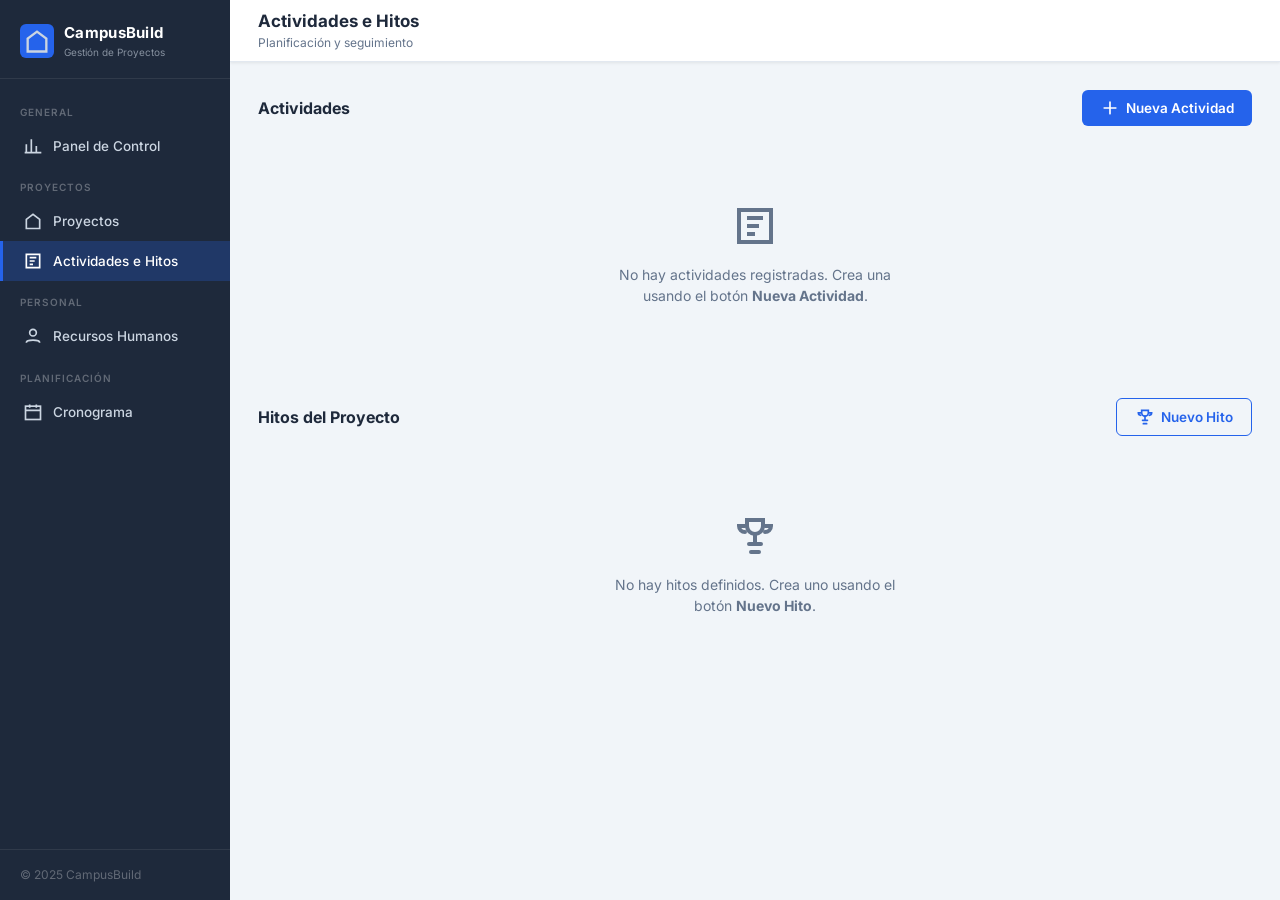
<file: campusbuild/html/activities.html>
<!DOCTYPE html>
<html lang="es">
<head>
  <meta charset="UTF-8">
  <meta name="viewport" content="width=device-width, initial-scale=1.0">
  <title>CampusBuild – Actividades e Hitos</title>
  <link rel="stylesheet" href="../css/styles.css">
</head>
<body>
  <div class="app-shell">
    <aside class="sidebar">
      <div class="sidebar-logo">
        <div class="logo-icon">
          <svg viewBox="0 0 24 24" class="icon-svg">
            <path d="M3 21h18M4 21V10l8-6 8 6v11" stroke="currentColor" fill="none" stroke-width="2"/>
          </svg>
        </div>
        <div>
          <span>CampusBuild</span>
          <small>Gestión de Proyectos</small>
        </div>
      </div>

      <nav class="sidebar-nav">
        <div class="nav-section-label">General</div>
        <a href="./index.html" class="nav-link">
          <svg viewBox="0 0 24 24" class="icon-svg">
            <path d="M4 20V10M10 20V4M16 20v-8M22 20H2" stroke="currentColor" fill="none" stroke-width="2"/>
          </svg>
          Panel de Control
        </a>

        <div class="nav-section-label">Proyectos</div>
        <a href="./projects.html" class="nav-link">
          <svg viewBox="0 0 24 24" class="icon-svg">
            <path d="M3 21h18M4 21V10l8-6 8 6v11" stroke="currentColor" fill="none" stroke-width="2"/>
          </svg>
          Proyectos
        </a>
        <a href="./activities.html" class="nav-link active">
          <svg viewBox="0 0 24 24" class="icon-svg">
            <path d="M4 4h16v16H4zM8 8h8M8 12h6M8 16h4" stroke="currentColor" fill="none" stroke-width="2"/>
          </svg>
          Actividades e Hitos
        </a>

        <div class="nav-section-label">Personal</div>
        <a href="./resources.html" class="nav-link">
          <svg viewBox="0 0 24 24" class="icon-svg">
            <circle cx="12" cy="8" r="4" stroke="currentColor" fill="none" stroke-width="2"/>
            <path d="M4 20c0-4 16-4 16 0" stroke="currentColor" fill="none" stroke-width="2"/>
          </svg>
          Recursos Humanos
        </a>

        <div class="nav-section-label">Planificación</div>
        <a href="./calendar.html" class="nav-link">
          <svg viewBox="0 0 24 24" class="icon-svg">
            <rect x="3" y="5" width="18" height="16" stroke="currentColor" fill="none" stroke-width="2"/>
            <path d="M3 10h18M8 3v4M16 3v4" stroke="currentColor" fill="none" stroke-width="2"/>
          </svg>
          Cronograma
        </a>
      </nav>

      <div class="sidebar-footer">&copy; 2025 CampusBuild</div>
    </aside>

    <div class="main-area">
      <header class="topbar">
        <div>
          <div class="topbar-title">Actividades e Hitos</div>
          <div class="topbar-subtitle">Planificación y seguimiento</div>
        </div>
      </header>

      <main class="page-content">
        <section>
          <div class="section-header">
            <h1 class="section-title">Actividades</h1>
            <button class="btn btn-primary" id="btn-new-activity">
              <svg viewBox="0 0 24 24" class="icon-svg" aria-hidden="true">
                <path d="M12 5v14M5 12h14" stroke="currentColor" fill="none" stroke-width="2" stroke-linecap="round"/>
              </svg>
              Nueva Actividad
            </button>
          </div>
          <activity-list></activity-list>
        </section>

        <div style="height:32px;"></div>

        <section>
          <div class="section-header">
            <h2 class="section-title">Hitos del Proyecto</h2>
            <button class="btn btn-ghost" id="btn-new-milestone">
              <svg viewBox="0 0 24 24" class="icon-svg" aria-hidden="true">
                <path d="M8 4h8v3a4 4 0 0 1-8 0V4Z" stroke="currentColor" fill="none" stroke-width="2"/>
                <path d="M9 16h6M12 11v5m-5-9H4a3 3 0 0 0 3 3m10-3h3a3 3 0 0 1-3 3M10 20h4" stroke="currentColor" fill="none" stroke-width="2" stroke-linecap="round"/>
              </svg>
              Nuevo Hito
            </button>
          </div>
          <milestone-list></milestone-list>
        </section>
      </main>
    </div>
  </div>

  <div class="modal-backdrop" id="modal-backdrop">
    <div class="modal" role="dialog" aria-modal="true" aria-labelledby="modal-title">
      <div class="modal-header">
        <h2 class="modal-title" id="modal-title">Modal</h2>
        <button class="modal-close" id="modal-close-btn" aria-label="Cerrar">&times;</button>
      </div>
      <div id="modal-body"></div>
      <div class="form-actions">
        <button class="btn btn-ghost" id="modal-cancel-btn">Cancelar</button>
        <button class="btn btn-primary" id="modal-save">Guardar</button>
      </div>
    </div>
  </div>

  <div class="toast-container" id="toast-container"></div>

  <script type="module" src="../js/activities/index.js"></script>
</body>
</html>
</file>
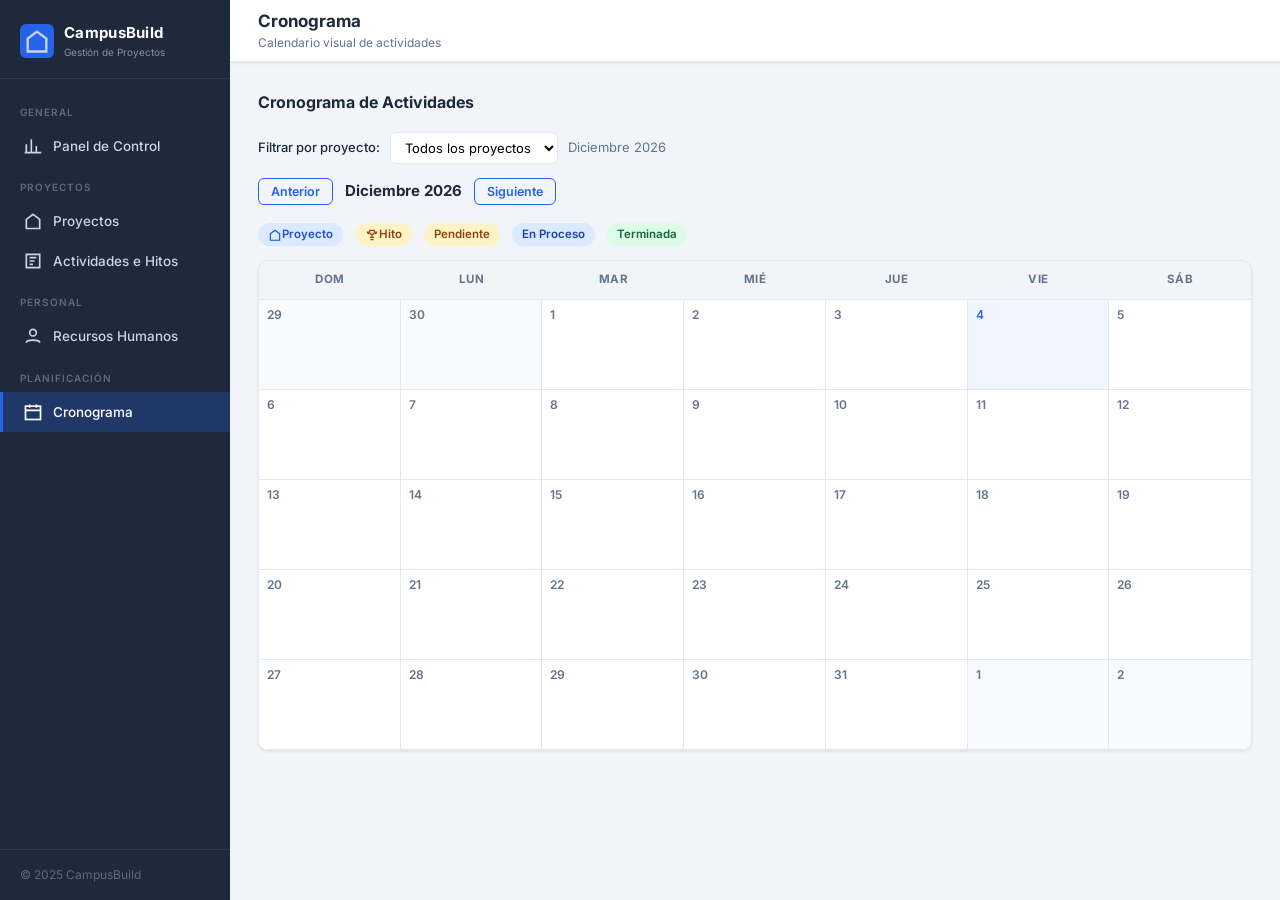
<file: campusbuild/html/calendar.html>
<!DOCTYPE html>
<html lang="es">
<head>
  <meta charset="UTF-8">
  <meta name="viewport" content="width=device-width, initial-scale=1.0">
  <title>CampusBuild – Cronograma</title>
  <link rel="stylesheet" href="../css/styles.css">
</head>
<body>
  <div class="app-shell">
    <aside class="sidebar">
      <div class="sidebar-logo">
        <div class="logo-icon">
          <svg viewBox="0 0 24 24" class="icon-svg">
            <path d="M3 21h18M4 21V10l8-6 8 6v11" stroke="currentColor" fill="none" stroke-width="2"/>
          </svg>
        </div>
        <div>
          <span>CampusBuild</span>
          <small>Gestión de Proyectos</small>
        </div>
      </div>

      <nav class="sidebar-nav">
        <div class="nav-section-label">General</div>
        <a href="./index.html" class="nav-link">
          <svg viewBox="0 0 24 24" class="icon-svg">
            <path d="M4 20V10M10 20V4M16 20v-8M22 20H2" stroke="currentColor" fill="none" stroke-width="2"/>
          </svg>
          Panel de Control
        </a>

        <div class="nav-section-label">Proyectos</div>
        <a href="./projects.html" class="nav-link">
          <svg viewBox="0 0 24 24" class="icon-svg">
            <path d="M3 21h18M4 21V10l8-6 8 6v11" stroke="currentColor" fill="none" stroke-width="2"/>
          </svg>
          Proyectos
        </a>
        <a href="./activities.html" class="nav-link">
          <svg viewBox="0 0 24 24" class="icon-svg">
            <path d="M4 4h16v16H4zM8 8h8M8 12h6M8 16h4" stroke="currentColor" fill="none" stroke-width="2"/>
          </svg>
          Actividades e Hitos
        </a>

        <div class="nav-section-label">Personal</div>
        <a href="./resources.html" class="nav-link">
          <svg viewBox="0 0 24 24" class="icon-svg">
            <circle cx="12" cy="8" r="4" stroke="currentColor" fill="none" stroke-width="2"/>
            <path d="M4 20c0-4 16-4 16 0" stroke="currentColor" fill="none" stroke-width="2"/>
          </svg>
          Recursos Humanos
        </a>

        <div class="nav-section-label">Planificación</div>
        <a href="./calendar.html" class="nav-link active">
          <svg viewBox="0 0 24 24" class="icon-svg">
            <rect x="3" y="5" width="18" height="16" stroke="currentColor" fill="none" stroke-width="2"/>
            <path d="M3 10h18M8 3v4M16 3v4" stroke="currentColor" fill="none" stroke-width="2"/>
          </svg>
          Cronograma
        </a>
      </nav>

      <div class="sidebar-footer">&copy; 2025 CampusBuild</div>
    </aside>

    <div class="main-area">
      <header class="topbar">
        <div>
          <div class="topbar-title">Cronograma</div>
          <div class="topbar-subtitle">Calendario visual de actividades</div>
        </div>
      </header>

      <main class="page-content">
        <section>
          <h1 class="section-title" style="margin-bottom:18px;">Cronograma de Actividades</h1>
          <activity-calendar></activity-calendar>
        </section>
      </main>
    </div>
  </div>

  <div class="modal-backdrop" id="modal-backdrop">
    <div class="modal" role="dialog" aria-modal="true" aria-labelledby="modal-title">
      <div class="modal-header">
        <h2 class="modal-title" id="modal-title">Modal</h2>
        <button class="modal-close" id="modal-close-btn" aria-label="Cerrar">&times;</button>
      </div>
      <div id="modal-body"></div>
      <div class="form-actions">
        <button class="btn btn-ghost" id="modal-cancel-btn">Cancelar</button>
        <button class="btn btn-primary" id="modal-save">Guardar</button>
      </div>
    </div>
  </div>

  <div class="toast-container" id="toast-container"></div>

  <script type="module" src="../js/calendar/index.js"></script>
</body>
</html>
</file>
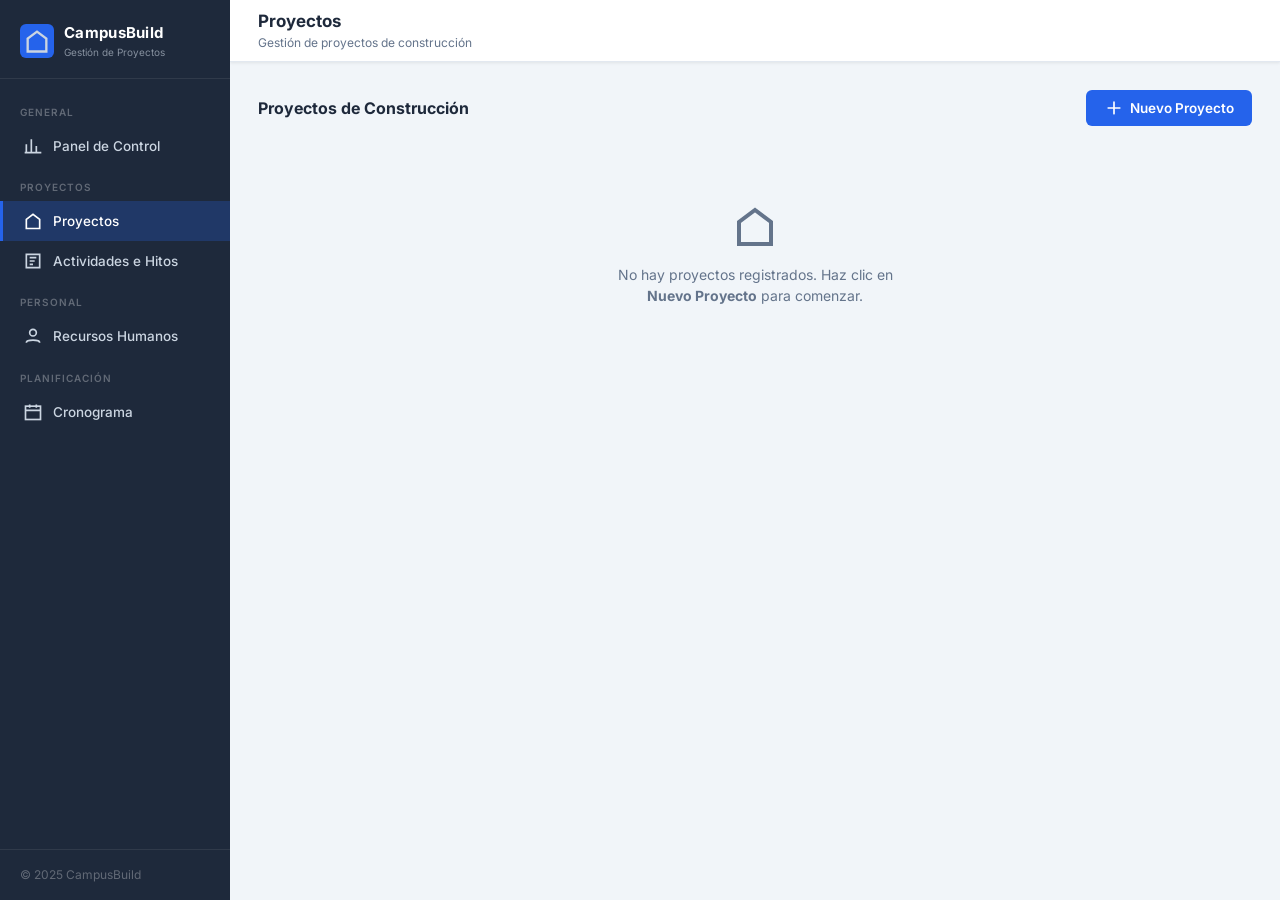
<file: campusbuild/html/projects.html>
<!DOCTYPE html>
<html lang="es">
<head>
  <meta charset="UTF-8">
  <meta name="viewport" content="width=device-width, initial-scale=1.0">
  <title>CampusBuild – Proyectos</title>
  <link rel="stylesheet" href="../css/styles.css">
</head>
<body>
  <div class="app-shell">
    <aside class="sidebar">
      <div class="sidebar-logo">
        <div class="logo-icon">
          <svg viewBox="0 0 24 24" class="icon-svg">
            <path d="M3 21h18M4 21V10l8-6 8 6v11" stroke="currentColor" fill="none" stroke-width="2"/>
          </svg>
        </div>
        <div>
          <span>CampusBuild</span>
          <small>Gestión de Proyectos</small>
        </div>
      </div>

      <nav class="sidebar-nav">
        <div class="nav-section-label">General</div>
        <a href="./index.html" class="nav-link">
          <svg viewBox="0 0 24 24" class="icon-svg">
            <path d="M4 20V10M10 20V4M16 20v-8M22 20H2" stroke="currentColor" fill="none" stroke-width="2"/>
          </svg>
          Panel de Control
        </a>

        <div class="nav-section-label">Proyectos</div>
        <a href="./projects.html" class="nav-link active">
          <svg viewBox="0 0 24 24" class="icon-svg">
            <path d="M3 21h18M4 21V10l8-6 8 6v11" stroke="currentColor" fill="none" stroke-width="2"/>
          </svg>
          Proyectos
        </a>
        <a href="./activities.html" class="nav-link">
          <svg viewBox="0 0 24 24" class="icon-svg">
            <path d="M4 4h16v16H4zM8 8h8M8 12h6M8 16h4" stroke="currentColor" fill="none" stroke-width="2"/>
          </svg>
          Actividades e Hitos
        </a>

        <div class="nav-section-label">Personal</div>
        <a href="./resources.html" class="nav-link">
          <svg viewBox="0 0 24 24" class="icon-svg">
            <circle cx="12" cy="8" r="4" stroke="currentColor" fill="none" stroke-width="2"/>
            <path d="M4 20c0-4 16-4 16 0" stroke="currentColor" fill="none" stroke-width="2"/>
          </svg>
          Recursos Humanos
        </a>

        <div class="nav-section-label">Planificación</div>
        <a href="./calendar.html" class="nav-link">
          <svg viewBox="0 0 24 24" class="icon-svg">
            <rect x="3" y="5" width="18" height="16" stroke="currentColor" fill="none" stroke-width="2"/>
            <path d="M3 10h18M8 3v4M16 3v4" stroke="currentColor" fill="none" stroke-width="2"/>
          </svg>
          Cronograma
        </a>
      </nav>

      <div class="sidebar-footer">&copy; 2025 CampusBuild</div>
    </aside>

    <div class="main-area">
      <header class="topbar">
        <div>
          <div class="topbar-title">Proyectos</div>
          <div class="topbar-subtitle">Gestión de proyectos de construcción</div>
        </div>
      </header>

      <main class="page-content">
        <section>
          <div class="section-header">
            <h1 class="section-title">Proyectos de Construcción</h1>
            <button class="btn btn-primary" id="btn-new-project">
              <svg viewBox="0 0 24 24" class="icon-svg" aria-hidden="true">
                <path d="M12 5v14M5 12h14" stroke="currentColor" fill="none" stroke-width="2" stroke-linecap="round"/>
              </svg>
              Nuevo Proyecto
            </button>
          </div>
          <project-list></project-list>
        </section>
      </main>
    </div>
  </div>

  <div class="modal-backdrop" id="modal-backdrop">
    <div class="modal" role="dialog" aria-modal="true" aria-labelledby="modal-title">
      <div class="modal-header">
        <h2 class="modal-title" id="modal-title">Modal</h2>
        <button class="modal-close" id="modal-close-btn" aria-label="Cerrar">&times;</button>
      </div>
      <div id="modal-body"></div>
      <div class="form-actions">
        <button class="btn btn-ghost" id="modal-cancel-btn">Cancelar</button>
        <button class="btn btn-primary" id="modal-save">Guardar</button>
      </div>
    </div>
  </div>

  <div class="toast-container" id="toast-container"></div>

  <script type="module" src="../js/projects/index.js"></script>
</body>
</html>
</file>
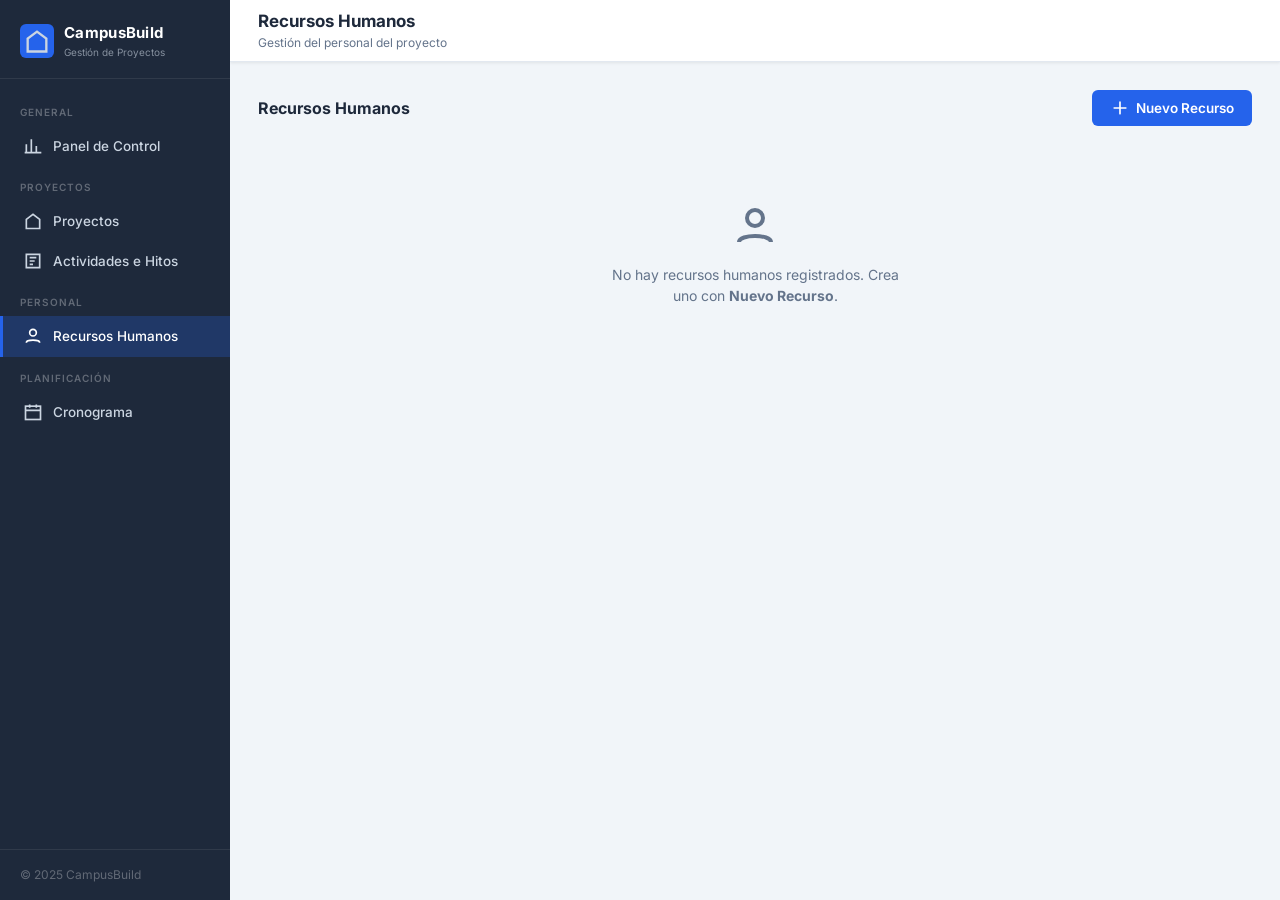
<file: campusbuild/html/resources.html>
<!DOCTYPE html>
<html lang="es">
<head>
  <meta charset="UTF-8">
  <meta name="viewport" content="width=device-width, initial-scale=1.0">
  <title>CampusBuild – Recursos Humanos</title>
  <link rel="stylesheet" href="../css/styles.css">
</head>
<body>
  <div class="app-shell">
    <aside class="sidebar">
      <div class="sidebar-logo">
        <div class="logo-icon">
          <svg viewBox="0 0 24 24" class="icon-svg">
            <path d="M3 21h18M4 21V10l8-6 8 6v11" stroke="currentColor" fill="none" stroke-width="2"/>
          </svg>
        </div>
        <div>
          <span>CampusBuild</span>
          <small>Gestión de Proyectos</small>
        </div>
      </div>

      <nav class="sidebar-nav">
        <div class="nav-section-label">General</div>
        <a href="./index.html" class="nav-link">
          <svg viewBox="0 0 24 24" class="icon-svg">
            <path d="M4 20V10M10 20V4M16 20v-8M22 20H2" stroke="currentColor" fill="none" stroke-width="2"/>
          </svg>
          Panel de Control
        </a>

        <div class="nav-section-label">Proyectos</div>
        <a href="./projects.html" class="nav-link">
          <svg viewBox="0 0 24 24" class="icon-svg">
            <path d="M3 21h18M4 21V10l8-6 8 6v11" stroke="currentColor" fill="none" stroke-width="2"/>
          </svg>
          Proyectos
        </a>
        <a href="./activities.html" class="nav-link">
          <svg viewBox="0 0 24 24" class="icon-svg">
            <path d="M4 4h16v16H4zM8 8h8M8 12h6M8 16h4" stroke="currentColor" fill="none" stroke-width="2"/>
          </svg>
          Actividades e Hitos
        </a>

        <div class="nav-section-label">Personal</div>
        <a href="./resources.html" class="nav-link active">
          <svg viewBox="0 0 24 24" class="icon-svg">
            <circle cx="12" cy="8" r="4" stroke="currentColor" fill="none" stroke-width="2"/>
            <path d="M4 20c0-4 16-4 16 0" stroke="currentColor" fill="none" stroke-width="2"/>
          </svg>
          Recursos Humanos
        </a>

        <div class="nav-section-label">Planificación</div>
        <a href="./calendar.html" class="nav-link">
          <svg viewBox="0 0 24 24" class="icon-svg">
            <rect x="3" y="5" width="18" height="16" stroke="currentColor" fill="none" stroke-width="2"/>
            <path d="M3 10h18M8 3v4M16 3v4" stroke="currentColor" fill="none" stroke-width="2"/>
          </svg>
          Cronograma
        </a>
      </nav>

      <div class="sidebar-footer">&copy; 2025 CampusBuild</div>
    </aside>

    <div class="main-area">
      <header class="topbar">
        <div>
          <div class="topbar-title">Recursos Humanos</div>
          <div class="topbar-subtitle">Gestión del personal del proyecto</div>
        </div>
      </header>

      <main class="page-content">
        <section>
          <div class="section-header">
            <h1 class="section-title">Recursos Humanos</h1>
            <button class="btn btn-primary" id="btn-new-resource">
              <svg viewBox="0 0 24 24" class="icon-svg" aria-hidden="true">
                <path d="M12 5v14M5 12h14" stroke="currentColor" fill="none" stroke-width="2" stroke-linecap="round"/>
              </svg>
              Nuevo Recurso
            </button>
          </div>
          <resource-list></resource-list>
        </section>
      </main>
    </div>
  </div>

  <div class="modal-backdrop" id="modal-backdrop">
    <div class="modal" role="dialog" aria-modal="true" aria-labelledby="modal-title">
      <div class="modal-header">
        <h2 class="modal-title" id="modal-title">Modal</h2>
        <button class="modal-close" id="modal-close-btn" aria-label="Cerrar">&times;</button>
      </div>
      <div id="modal-body"></div>
      <div class="form-actions">
        <button class="btn btn-ghost" id="modal-cancel-btn">Cancelar</button>
        <button class="btn btn-primary" id="modal-save">Guardar</button>
      </div>
    </div>
  </div>

  <div class="toast-container" id="toast-container"></div>

  <script type="module" src="../js/resources/index.js"></script>
</body>
</html>
</file>
<file: campusbuild/css/styles.css>
/* =============================================
   CAMPUSBUILD – Hoja de estilos principal
   =============================================
   Este archivo NO contiene reglas CSS propias.
   Su único propósito es importar los módulos
   en el orden correcto (primero variables,
   luego reset, luego componentes).

   ESTRUCTURA DE MÓDULOS:
   ┌─────────────────────────────────────────┐
   │ variables.css  → tokens de diseño       │
   │ reset.css      → normalización base     │
   │ layout.css     → shell, sidebar, topbar │
   │ components.css → botones, badges, tabla │
   │ forms.css      → modal y formularios    │
   │ dashboard.css  → stat-grid y stat-card  │
   │ projects.css   → tarjetas de proyecto   │
   │ calendar.css   → calendario mensual     │
   │ toasts.css     → notificaciones         │
   │ responsive.css → media queries móvil    │
   └─────────────────────────────────────────┘
   ============================================= */

/* 1. Variables globales y fuente web */
@import url('variables.css');

/* 2. Normalización del box-model y elementos base */
@import url('reset.css');

/* 3. Estructura principal: sidebar, topbar, page-content */
@import url('layout.css');

/* 4. Componentes reutilizables: botones, badges, tabla, íconos */
@import url('components.css');

/* 5. Modal global y campos de formulario */
@import url('forms.css');

/* 6. Dashboard: tarjetas de estadísticas (KPIs) */
@import url('dashboard.css');

/* 7. Vista de proyectos: tarjetas de proyecto */
@import url('projects.css');

/* 8. Vista de calendario: grilla mensual y eventos */
@import url('calendar.css');

/* 9. Sistema de notificaciones toast */
@import url('toasts.css');

/* 10. Ajustes responsivos para pantallas pequeñas (último: mayor especificidad) */
@import url('responsive.css');
</file>
